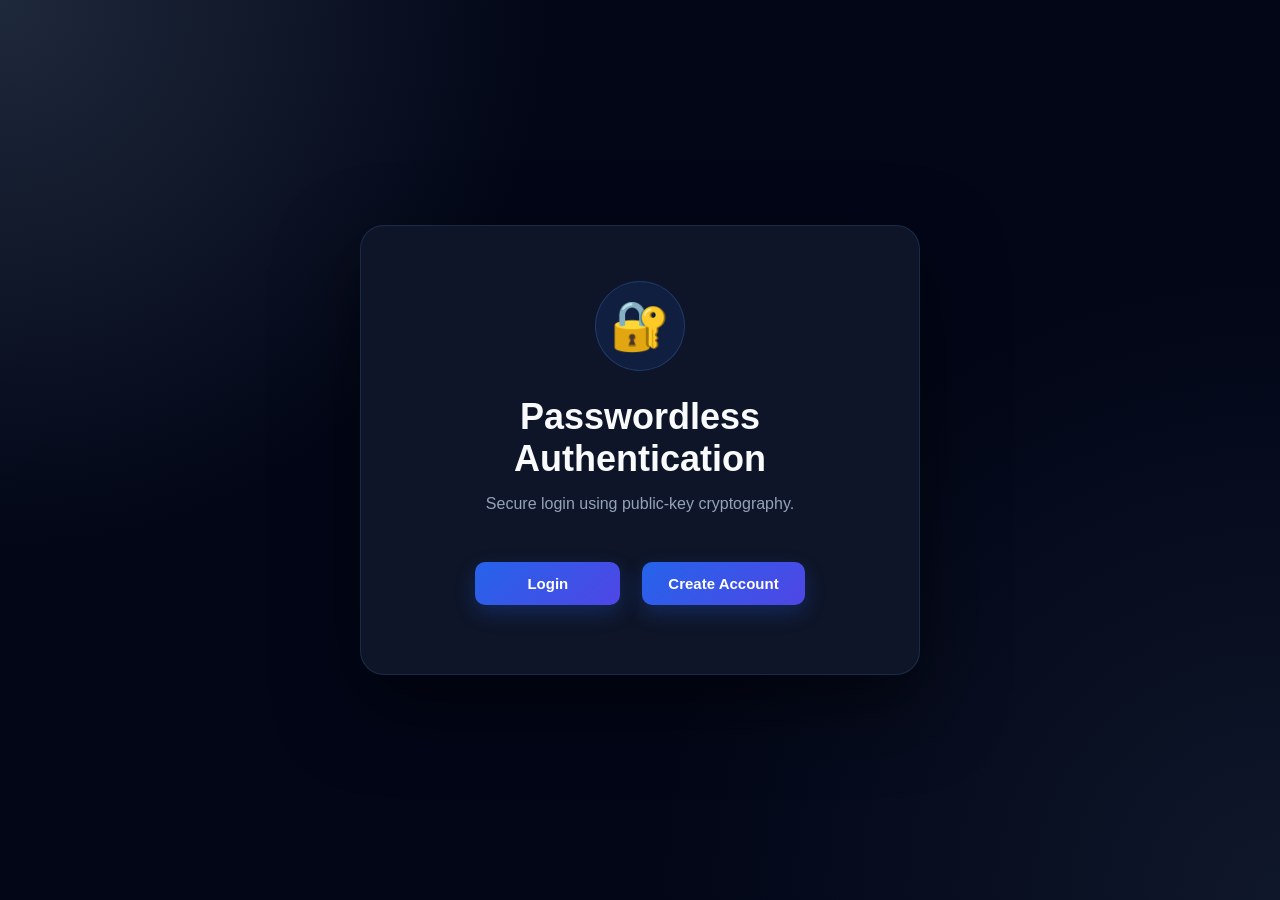
<file: templates/index.html>
<!DOCTYPE html>
<html>

<head>

    <title>Passwordless Authentication</title>

    <link
        rel="stylesheet"
        href="/static/style.css"
    >

</head>

<body>

<div class="home-container">

    <div class="home-card">

        <div class="lock-icon">
            🔐
        </div>

        <h1>
            Passwordless Authentication
        </h1>

        <p>
            Secure login using public-key cryptography.
        </p>

        <div class="home-buttons">

            <a href="/login">
                <button>
                    Login
                </button>
            </a>

            <a href="/register">
                <button>
                    Create Account
                </button>
            </a>

        </div>

    </div>

</div>

</body>

</html>
</file>
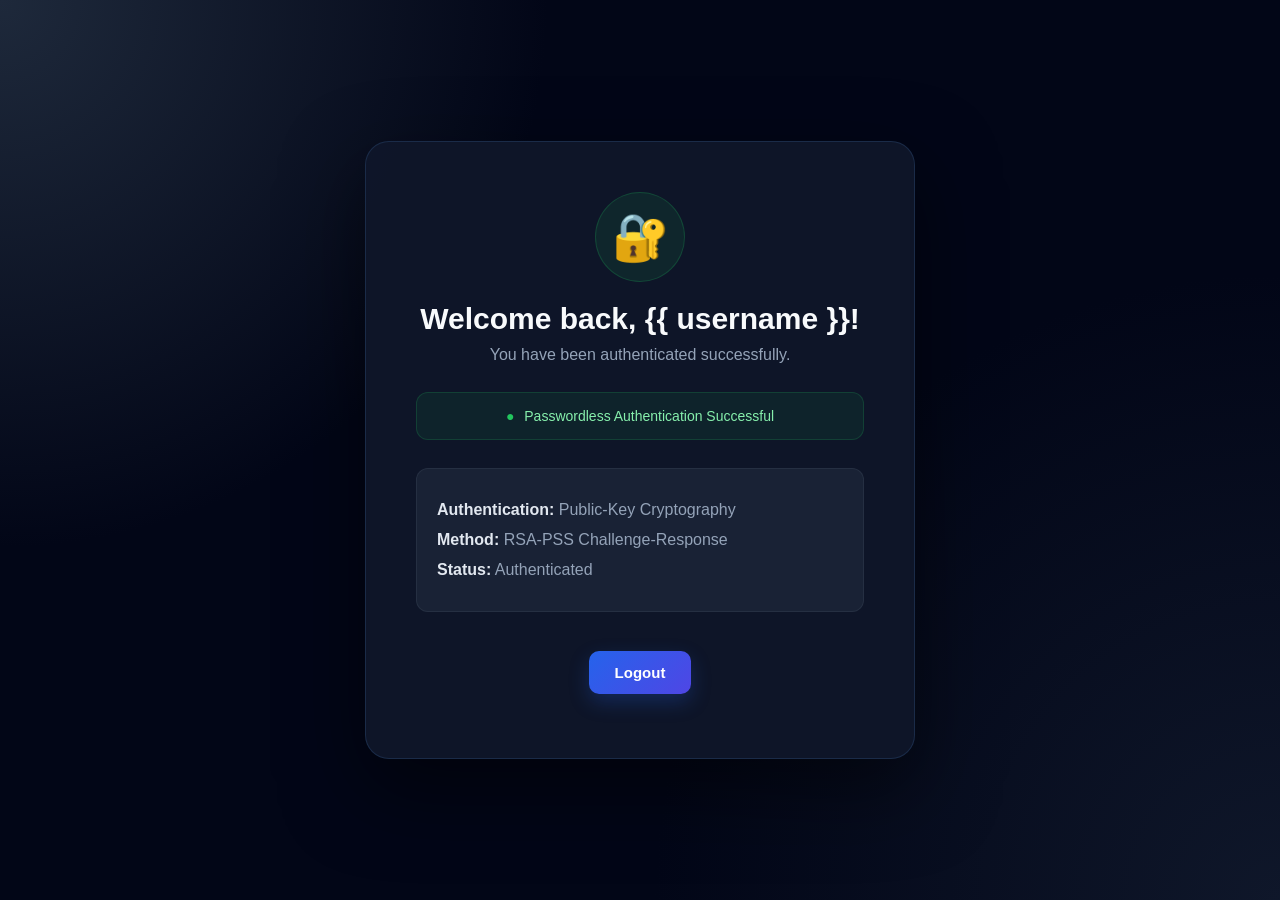
<file: templates/dashboard.html>
<!DOCTYPE html>
<html>

<head>

    <title>Dashboard</title>

    <link
        rel="stylesheet"
        href="/static/style.css"
    >

</head>

<body>

<div class="dashboard">

    <div class="welcome-card">

        <div class="security-icon">
            🔐
        </div>

        <h1>
            Welcome back, {{ username }}!
        </h1>

        <p>
            You have been authenticated successfully.
        </p>

        <div class="status">
            <span>●</span>
            Passwordless Authentication Successful
        </div>

        <div class="info">

            <p>
                <strong>Authentication:</strong>
                Public-Key Cryptography
            </p>

            <p>
                <strong>Method:</strong>
                RSA-PSS Challenge-Response
            </p>

            <p>
                <strong>Status:</strong>
                Authenticated
            </p>

        </div>

        <form method="post" action="/logout">
            <button type="submit">
                Logout
            </button>
        </form>

    </div>

</div>

</body>

</html>
</file>
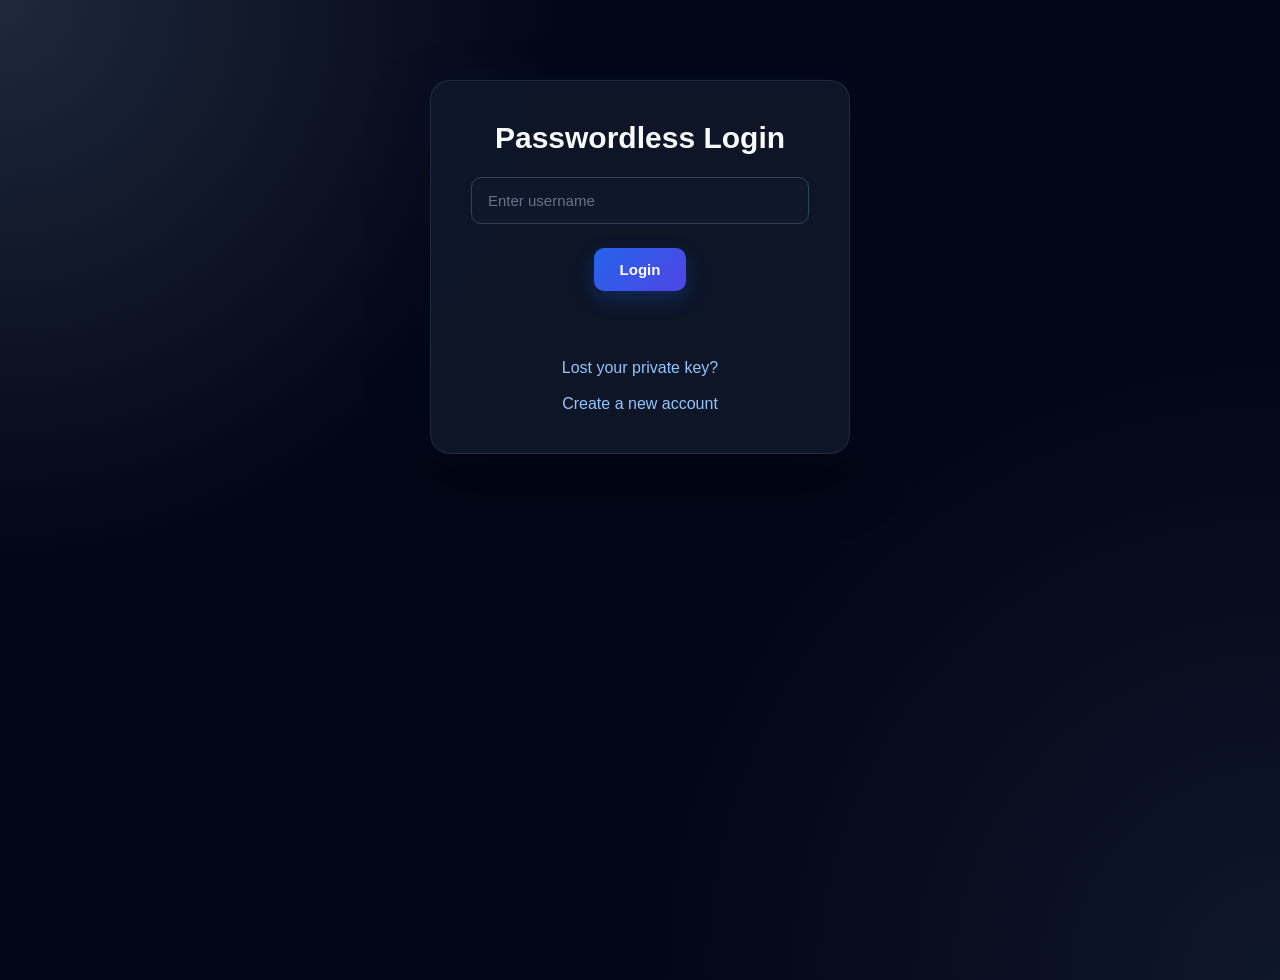
<file: templates/login.html>
<!DOCTYPE html>
<html>
<head>
    <title>Passwordless Login</title>
    <link rel="stylesheet" href="/static/style.css">
</head>

<body>

<div class="container">

    <h1>Passwordless Login</h1>

    <input
        type="text"
        id="loginUsername"
        placeholder="Enter username"
    >

    <button id="loginButton" type="button">
        Login
    </button>

    <p id="loginResult"></p>

    <a href="/recover">
        Lost your private key?
    </a>

    <br><br>

    <a href="/register">
        Create a new account
    </a>

</div>

<script src="/static/app.js" defer></script>

</body>
</html>
</file>
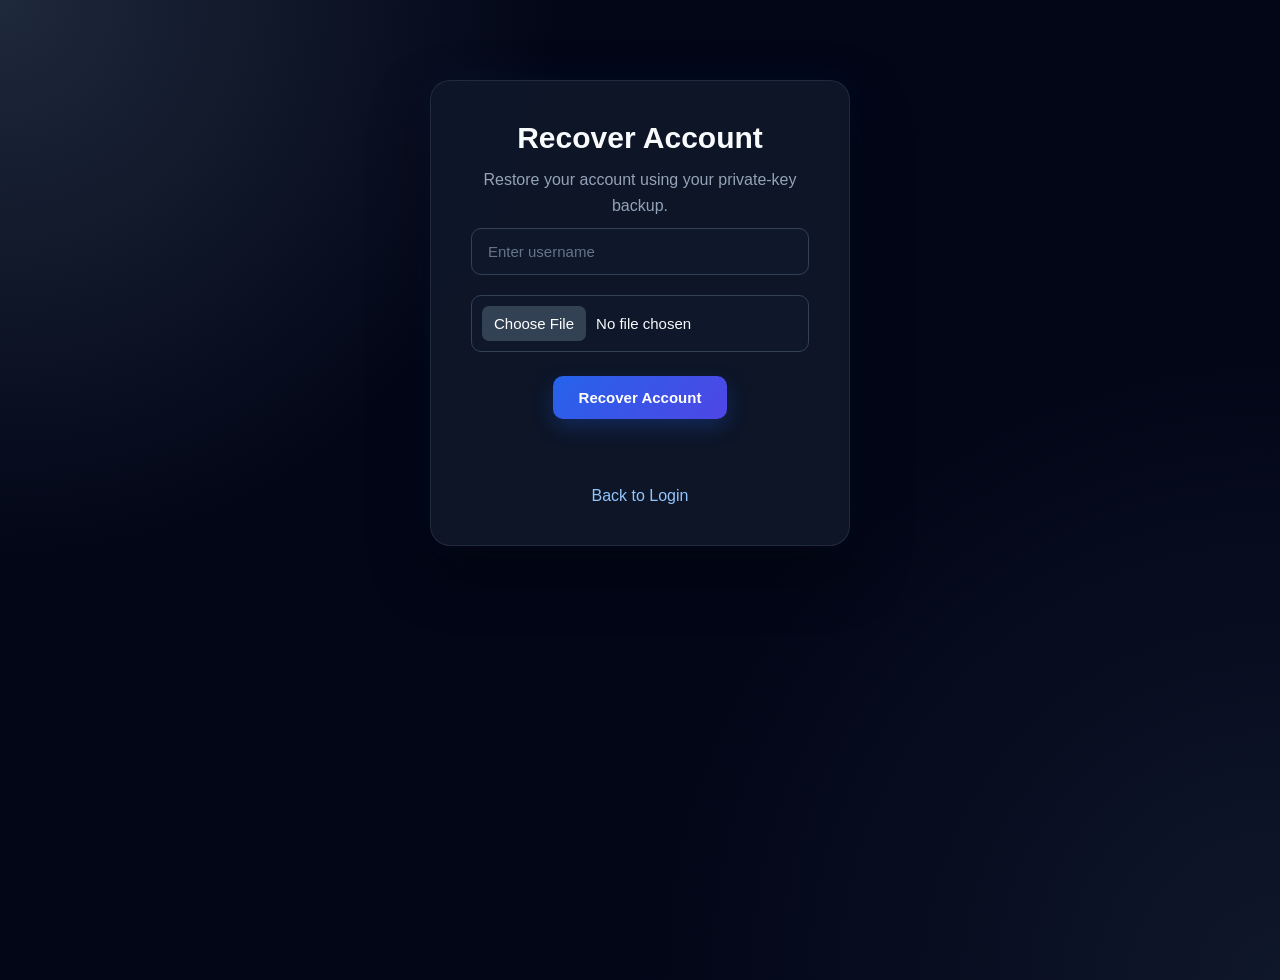
<file: templates/recover.html>
<!DOCTYPE html>
<html>
<head>
    <title>Recover Account</title>
    <link rel="stylesheet" href="/static/style.css">
</head>

<body>

<div class="container">

    <h1>Recover Account</h1>

    <p>
        Restore your account using your private-key backup.
    </p>

    <input
        type="text"
        id="recoveryUsername"
        placeholder="Enter username"
    >

    <input
        type="file"
        id="privateKeyFile"
        accept=".pem"
    >

    <button id="recoverButton" type="button">
        Recover Account
    </button>

    <p id="recoveryResult"></p>

    <a href="/login">
        Back to Login
    </a>

</div>

<script src="/static/app.js" defer></script>

</body>
</html>
</file>
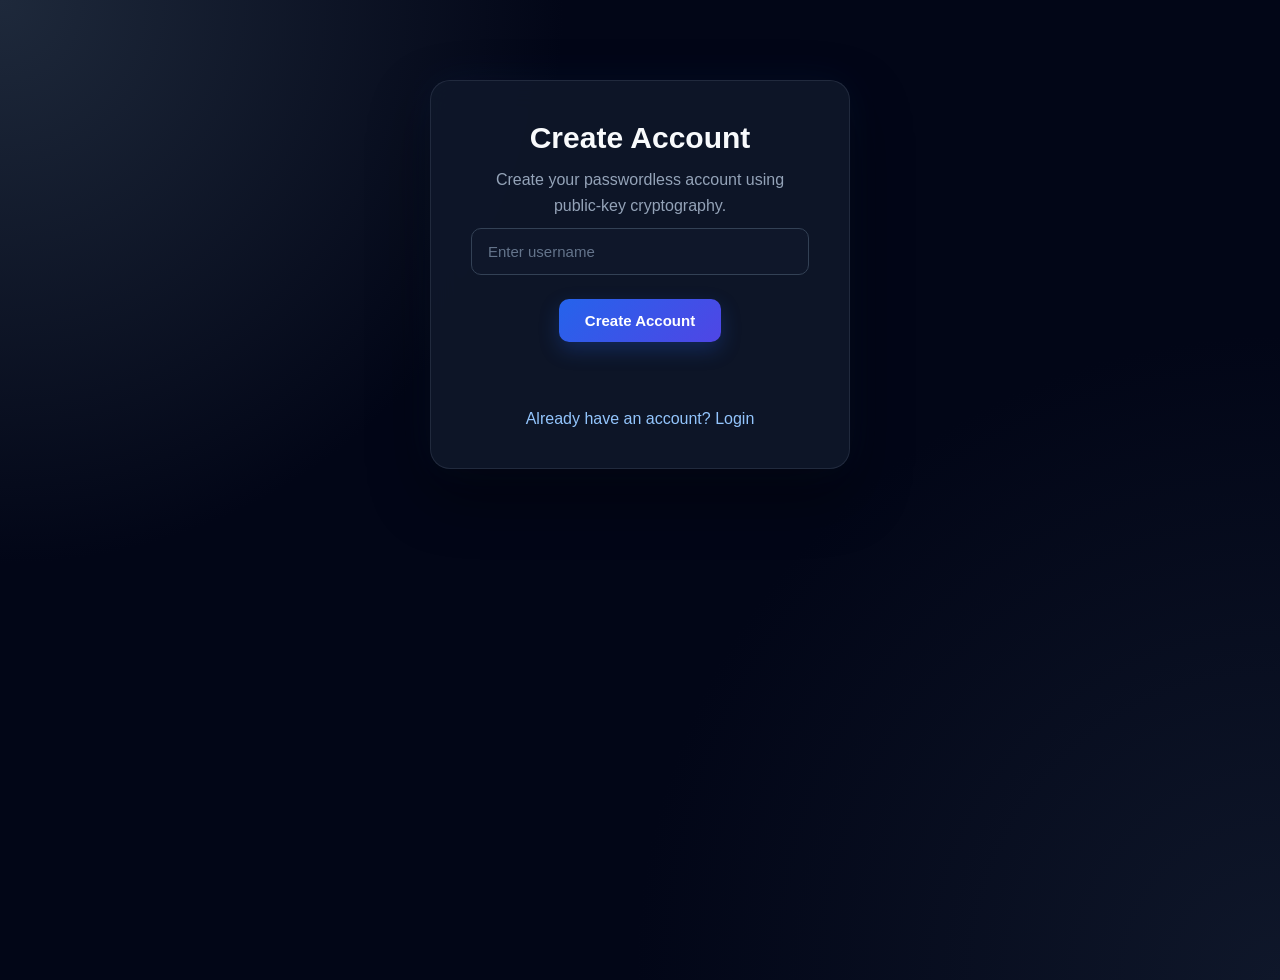
<file: templates/register.html>
<!DOCTYPE html>
<html>
<head>
    <title>Create Account</title>
    <link rel="stylesheet" href="/static/style.css">
</head>

<body>

<div class="container">

    <h1>Create Account</h1>

    <p>
        Create your passwordless account using
        public-key cryptography.
    </p>

    <input
        type="text"
        id="username"
        placeholder="Enter username"
    >

    <button id="registerButton" type="button">
        Create Account
    </button>

    <p id="result"></p>

    <div id="backupSection" hidden>

        <h3>Private Key Backup</h3>

        <p>
            Your private key is required to recover
            your account if browser data is deleted.
        </p>

        <button id="downloadButton" type="button">
            Download Private Key
        </button>

        <p>
            ⚠️ Keep this file safe.
            Anyone who obtains it may be able
            to authenticate as you.
        </p>

    </div>

    <a href="/login">
        Already have an account? Login
    </a>

</div>

<script src="/static/app.js" defer></script>

</body>
</html>
</file>
<file: static/style.css>
* {
    box-sizing: border-box;
    margin: 0;
    padding: 0;
}

body {
    font-family: Inter, "Segoe UI", Arial, sans-serif;
    min-height: 100vh;
    background:
        radial-gradient(circle at top left, #1e293b 0, transparent 35%),
        radial-gradient(circle at bottom right, #0f172a 0, transparent 40%),
        #020617;
    color: #e5e7eb;
}


/* ==============================
   COMMON CONTAINER
   ============================== */

.container {
    width: min(420px, 92%);
    margin: 80px auto;
    padding: 40px;
    background: rgba(15, 23, 42, 0.92);
    border: 1px solid rgba(148, 163, 184, 0.15);
    border-radius: 20px;
    text-align: center;
    box-shadow:
        0 25px 60px rgba(0, 0, 0, 0.45),
        0 0 40px rgba(59, 130, 246, 0.08);
    backdrop-filter: blur(14px);
}

.container h1 {
    font-size: 30px;
    margin-bottom: 12px;
    color: #f8fafc;
}

.container p {
    color: #94a3b8;
    line-height: 1.6;
}


/* ==============================
   INPUTS
   ============================== */

input {
    width: 100%;
    padding: 14px 16px;
    margin: 10px 0;
    border: 1px solid #334155;
    border-radius: 10px;
    background: #0f172a;
    color: #f8fafc;
    font-size: 15px;
    outline: none;
    transition: 0.2s ease;
}

input::placeholder {
    color: #64748b;
}

input:focus {
    border-color: #3b82f6;
    box-shadow: 0 0 0 3px rgba(59, 130, 246, 0.15);
}


/* ==============================
   BUTTONS
   ============================== */

button {
    border: none;
    border-radius: 10px;
    padding: 13px 26px;
    margin: 14px 5px;
    cursor: pointer;
    font-size: 15px;
    font-weight: 600;
    color: white;
    background: linear-gradient(
        135deg,
        #2563eb,
        #4f46e5
    );
    box-shadow:
        0 8px 20px rgba(37, 99, 235, 0.25);
    transition:
        transform 0.2s ease,
        box-shadow 0.2s ease,
        opacity 0.2s ease;
}

button:hover {
    transform: translateY(-2px);
    box-shadow:
        0 12px 28px rgba(37, 99, 235, 0.35);
}

button:active {
    transform: translateY(0);
}

button:disabled {
    opacity: 0.5;
    cursor: not-allowed;
}


/* ==============================
   LINKS
   ============================== */

a {
    color: #93c5fd;
    text-decoration: none;
    transition: 0.2s ease;
}

a:hover {
    color: #bfdbfe;
    text-decoration: underline;
}


/* ==============================
   HOME PAGE
   ============================== */

.home-container {
    min-height: 100vh;
    display: flex;
    justify-content: center;
    align-items: center;
    padding: 25px;
}

.home-card {
    width: min(560px, 95%);
    padding: 55px 45px;
    background: rgba(15, 23, 42, 0.94);
    border: 1px solid rgba(96, 165, 250, 0.15);
    border-radius: 24px;
    text-align: center;
    box-shadow:
        0 30px 80px rgba(0, 0, 0, 0.5);
}

.lock-icon {
    width: 90px;
    height: 90px;
    margin: 0 auto 25px;
    display: flex;
    align-items: center;
    justify-content: center;
    font-size: 48px;
    border-radius: 50%;
    background: rgba(37, 99, 235, 0.12);
    border: 1px solid rgba(96, 165, 250, 0.2);
}

.home-card h1 {
    font-size: 36px;
    margin-bottom: 15px;
    color: #f8fafc;
}

.home-card p {
    color: #94a3b8;
    margin-bottom: 35px;
    font-size: 16px;
}

.home-buttons {
    display: flex;
    justify-content: center;
    gap: 12px;
    flex-wrap: wrap;
}

.home-buttons button {
    min-width: 145px;
}


/* ==============================
   DASHBOARD
   ============================== */

.dashboard {
    min-height: 100vh;
    display: flex;
    justify-content: center;
    align-items: center;
    padding: 25px;
}

.welcome-card {
    width: min(550px, 95%);
    padding: 50px;
    background: rgba(15, 23, 42, 0.94);
    border: 1px solid rgba(96, 165, 250, 0.15);
    border-radius: 24px;
    text-align: center;
    box-shadow:
        0 30px 80px rgba(0, 0, 0, 0.5);
}

.security-icon {
    width: 90px;
    height: 90px;
    margin: 0 auto 20px;
    display: flex;
    align-items: center;
    justify-content: center;
    font-size: 46px;
    border-radius: 50%;
    background: rgba(34, 197, 94, 0.1);
    border: 1px solid rgba(34, 197, 94, 0.2);
}

.welcome-card h1 {
    font-size: 30px;
    margin-bottom: 10px;
    color: #f8fafc;
}

.welcome-card > p {
    color: #94a3b8;
}


/* ==============================
   AUTHENTICATION STATUS
   ============================== */

.status {
    margin: 28px 0;
    padding: 15px 18px;
    border-radius: 12px;
    background: rgba(34, 197, 94, 0.08);
    border: 1px solid rgba(34, 197, 94, 0.18);
    color: #86efac;
    font-size: 14px;
}

.status span {
    color: #22c55e;
    margin-right: 6px;
}


/* ==============================
   DASHBOARD INFORMATION
   ============================== */

.info {
    text-align: left;
    margin: 25px 0;
    padding: 20px;
    background: rgba(30, 41, 59, 0.7);
    border: 1px solid rgba(148, 163, 184, 0.1);
    border-radius: 12px;
}

.info p {
    margin: 12px 0;
    color: #94a3b8;
}

.info strong {
    color: #e2e8f0;
}


/* ==============================
   RECOVERY / MESSAGE AREA
   ============================== */

#result,
#loginResult,
#recoveryResult {
    min-height: 24px;
    margin: 15px 0;
    color: #93c5fd;
    font-size: 14px;
}


[hidden] {
    display: none !important;
}


/* ==============================
   FILE INPUT
   ============================== */

input[type="file"] {
    padding: 10px;
    cursor: pointer;
}

input[type="file"]::file-selector-button {
    border: none;
    padding: 9px 12px;
    margin-right: 10px;
    border-radius: 7px;
    cursor: pointer;
    color: white;
    background: #334155;
}


/* ==============================
   MOBILE RESPONSIVE
   ============================== */

@media (max-width: 600px) {

    .container {
        margin: 40px auto;
        padding: 30px 22px;
    }

    .home-card {
        padding: 40px 25px;
    }

    .home-card h1 {
        font-size: 28px;
    }

    .welcome-card {
        padding: 35px 25px;
    }

    .welcome-card h1 {
        font-size: 25px;
    }

    .home-buttons {
        flex-direction: column;
    }

    .home-buttons button {
        width: 100%;
    }
}
</file>
